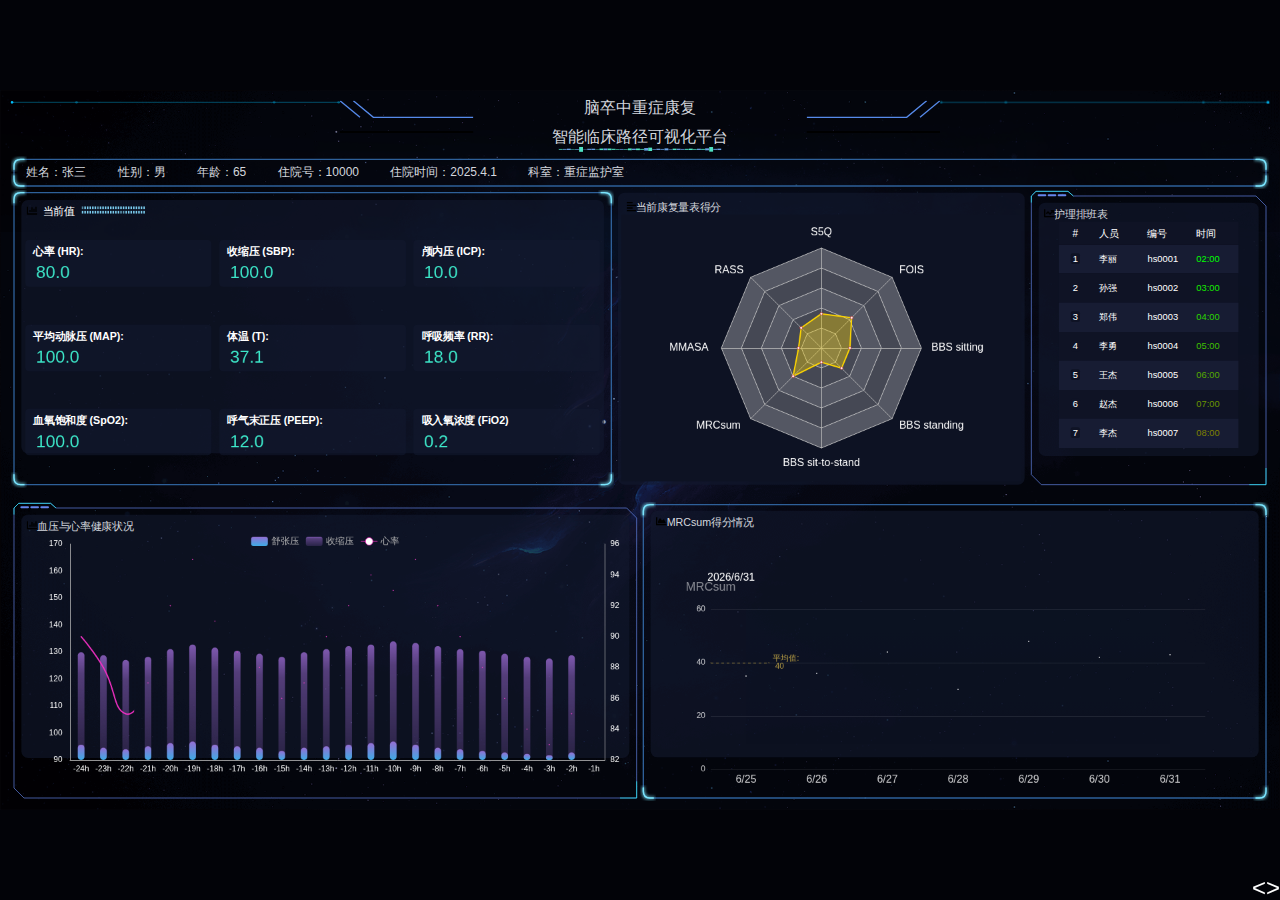
<file: index.html>
<!DOCTYPE html><html lang=""><head><meta charset="utf-8"><meta http-equiv="X-UA-Compatible" content="IE=edge"><meta name="viewport" content="width=device-width,initial-scale=1"><title>Vue App</title><link href="css/chunk-4f5df944.8fa85797.css" rel="prefetch"><link href="css/chunk-8f8edc86.486fc5c2.css" rel="prefetch"><link href="js/chunk-4f5df944.62273a29.js" rel="prefetch"><link href="js/chunk-8f8edc86.ea4d0e49.js" rel="prefetch"><link href="css/app.7a5dd1ee.css" rel="preload" as="style"><link href="css/chunk-vendors.3733c13d.css" rel="preload" as="style"><link href="js/app.82edea84.js" rel="preload" as="script"><link href="js/chunk-vendors.fa8b6d52.js" rel="preload" as="script"><link href="css/chunk-vendors.3733c13d.css" rel="stylesheet"><link href="css/app.7a5dd1ee.css" rel="stylesheet"></head><body><div id="app"></div><script src="js/chunk-vendors.fa8b6d52.js"></script><script src="js/app.82edea84.js"></script></body></html>
</file>
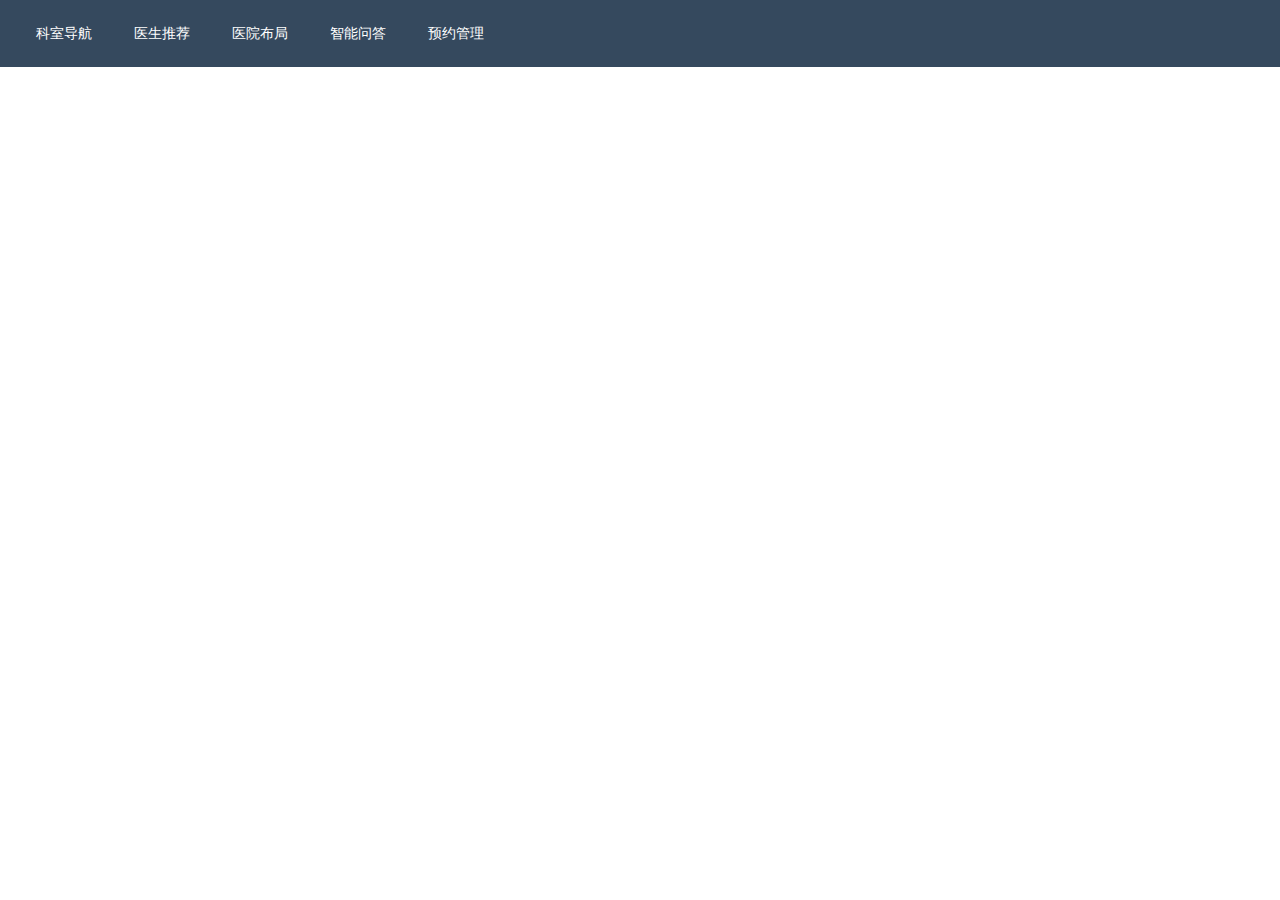
<file: yydz/index.html>
<!doctype html>
<html lang="en">
  <head>
    <meta charset="UTF-8" />
    <link rel="icon" type="image/svg+xml" href="/vite.svg" />
    <meta name="viewport" content="width=device-width, initial-scale=1.0" />
    <title>智能导诊系统</title>
    <script type="module" crossorigin src="/assets/index--nvry_LJ.js"></script>
    <link rel="stylesheet" crossorigin href="/assets/index-3wy3TT3X.css">
  </head>
  <body>
    <div id="app"></div>
  </body>
</html>
</file>
<file: css/chunk-4f5df944.8fa85797.css>
.chart-container[data-v-6e933426]{position:relative;width:100%;height:400px}.chart[data-v-6e933426]{position:absolute;top:0;left:0;width:100%;height:100%}.rehabilitation-plan[data-v-492cdd8e]{background-color:rgba(232,244,217,.2);padding:20px;border-radius:8px;font-family:Arial,sans-serif;width:98%;margin:0 auto;-webkit-box-shadow:0 2px 4px rgba(0,0,0,.1);box-shadow:0 2px 4px rgba(0,0,0,.1)}h2[data-v-492cdd8e]{color:green;margin-bottom:20px;font-size:24px}.risk-point[data-v-492cdd8e]{color:#fff;font-size:16px;background-color:rgba(255,0,0,.7);position:absolute;bottom:10px;right:10px;padding:5px 10px;border-radius:4px}.tips[data-v-492cdd8e]{margin-bottom:20px;color:#fff;font-size:16px;line-height:1.5;background-color:rgba(22,137,209,.308);padding:10px;border-radius:4px;border-left:4px solid red}.section[data-v-492cdd8e]{margin-bottom:20px}.section h3[data-v-492cdd8e]{color:green;margin-bottom:10px;font-size:18px}.section ul[data-v-492cdd8e]{list-style-type:none;padding:0}.section li[data-v-492cdd8e]{margin-bottom:5px;font-size:16px;line-height:1.5}#index[data-v-0815d180]{color:#d3d6dd;width:1920px;height:1080px;position:absolute;top:50%;left:50%;-webkit-transform:translate(-50%,-50%);transform:translate(-50%,-50%);-webkit-transform-origin:left top;transform-origin:left top;overflow:hidden}#index .bg[data-v-0815d180]{width:100%;height:100%;padding:16px 16px 0 16px;background-image:url(../img/pageBg.f9f9dcd5.png);background-size:cover;background-position:50%}#index .host-body .dv-dec-10-s[data-v-0815d180],#index .host-body .dv-dec-10[data-v-0815d180]{width:33.3%;height:5px}#index .host-body .dv-dec-10-s[data-v-0815d180]{-webkit-transform:rotateY(180deg);transform:rotateY(180deg)}#index .host-body .dv-dec-8[data-v-0815d180]{width:200px;height:50px}#index .host-body .title[data-v-0815d180]{position:relative;width:500px;text-align:center;background-size:cover;background-repeat:no-repeat}#index .host-body .title .title-text[data-v-0815d180]{font-size:24px;bottom:0;left:50%;-webkit-transform:translate(-50%);transform:translate(-50%)}#index .host-body .title .dv-dec-6[data-v-0815d180]{position:absolute;bottom:-30px;left:50%;width:250px;height:8px;-webkit-transform:translate(-50%);transform:translate(-50%)}#index .host-body .aside-width[data-v-0815d180]{width:40%}#index .host-body .react-l-s[data-v-0815d180],#index .host-body .react-r-s[data-v-0815d180]{background-color:#0f1325}#index .host-body .body-box[data-v-0815d180]{margin-top:16px;display:-webkit-box;display:-ms-flexbox;display:flex;-webkit-box-orient:vertical;-webkit-box-direction:normal;-ms-flex-direction:column;flex-direction:column}#index .host-body .body-box .info-box[data-v-0815d180]{height:10%}#index .host-body .body-box .info-box .info-item[data-v-0815d180]{display:-webkit-box;display:-ms-flexbox;display:flex;-webkit-box-orient:horizontal;-webkit-box-direction:normal;-ms-flex-flow:row nowrap;flex-flow:row nowrap;-ms-flex-pack:distribute;justify-content:space-around;height:50px;-webkit-box-align:center;-ms-flex-align:center;align-items:center;margin-right:50%}#index .host-body .body-box .content-box[data-v-0815d180]{display:grid;grid-template-columns:5fr 3fr 2fr}#index .host-body .body-box .graph-box[data-v-0815d180]{display:grid;grid-template-columns:auto}#index .host-body .body-box .bottom-box[data-v-0815d180]{margin-top:20px;display:grid;grid-template-columns:4fr 4fr;height:450px}#index .host-body .body-box .five-box[data-v-0815d180]{display:-webkit-box;display:-ms-flexbox;display:flex;-webkit-box-orient:horizontal;-webkit-box-direction:normal;-ms-flex-flow:row nowrap;flex-flow:row nowrap;-webkit-box-align:center;-ms-flex-align:center;align-items:center;margin-top:20px}
</file>
<file: css/chunk-8f8edc86.486fc5c2.css>
#centerLeft1[data-v-b09e40c8]{padding:16px;height:410px;width:100%;border-radius:10px}#centerLeft1 .bg-color-black[data-v-b09e40c8]{height:380px;border-radius:10px}#centerLeft1 .bg-color-black .nine-box[data-v-b09e40c8]{width:100%;height:100%;display:-webkit-box;display:-ms-flexbox;display:flex;-webkit-box-orient:horizontal;-webkit-box-direction:normal;-ms-flex-direction:row;flex-direction:row;-ms-flex-wrap:wrap;flex-wrap:wrap;-ms-flex-pack:distribute;justify-content:space-around;-ms-flex-line-pack:distribute;align-content:space-around}#centerLeft1 .bg-color-black .nine-box .item[data-v-b09e40c8]{border-radius:6px;padding-top:8px;margin-top:8px;width:32%;height:70px}#centerLeft1 .bg-color-black .nine-box .item .dv-dig-flop[data-v-b09e40c8]{width:150px;height:30px}#centerLeft1 .text[data-v-b09e40c8]{color:#c3cbde}#centerLeft1 .dv-dec-3[data-v-b09e40c8]{position:relative;width:100px;height:20px;top:-3px}#centerLeft1 .bottom-data .item-box[data-v-b09e40c8]{font-size:14px;float:right;position:relative;width:50%;color:#d3d6dd}#centerLeft1 .bottom-data .item-box>div[data-v-b09e40c8]{padding-right:5px}#centerLeft1 .bottom-data .item-box .dv-digital-flop[data-v-b09e40c8]{width:120px;height:30px}#centerLeft1 .bottom-data .item-box .coin[data-v-b09e40c8]{position:relative;top:6px;font-size:20px;color:#ffc107}#centerLeft1 .bottom-data .item-box .colorYellow[data-v-b09e40c8]{color:#9acd32}#centerLeft1 .bottom-data .item-box p[data-v-b09e40c8]{text-align:center}#centerLeft1[data-v-f97ac6da]{padding:16px;height:410px;min-width:300px;border-radius:5px}#centerLeft1 .bg-color-black[data-v-f97ac6da]{height:380px;border-radius:10px}#centerLeft1 .text[data-v-f97ac6da]{color:#c3cbde}#centerLeft1 .dv-dec-1[data-v-f97ac6da]{position:relative;width:100px;height:20px;top:-3px}#centerLeft1 .chart-box[data-v-f97ac6da]{margin-top:16px;width:170px;height:170px}#centerLeft1 .chart-box .active-ring-name[data-v-f97ac6da]{padding-top:10px}#centerRight1[data-v-5f03f7ca]{padding:16px;padding-top:20px;height:410px;width:100%;border-radius:5px}#centerRight1 .bg-color-black[data-v-5f03f7ca]{height:380px;border-radius:10px}#centerRight1 .text[data-v-5f03f7ca]{color:#c3cbde}#centerRight1 .body-box[data-v-5f03f7ca]{border-radius:2px;overflow:hidden}#centerRight1 .body-box .dv-scr-board[data-v-5f03f7ca]{width:270px;height:340px}#centerRight2[data-v-47bb33ef]{padding:5px;height:100%;width:100%;border-radius:5px}#centerRight2 .bg-color-black[data-v-47bb33ef]{padding:5px;height:100%;width:100%;border-radius:10px}#centerRight2 .text[data-v-47bb33ef]{color:#c3cbde}#center[data-v-7e96c794]{display:-webkit-box;display:-ms-flexbox;display:flex;-webkit-box-orient:vertical;-webkit-box-direction:normal;-ms-flex-direction:column;flex-direction:column}#center .up[data-v-7e96c794]{width:100%;display:-webkit-box;display:-ms-flexbox;display:flex;-ms-flex-wrap:wrap;flex-wrap:wrap;-ms-flex-pack:distribute;justify-content:space-around}#center .up .item[data-v-7e96c794]{border-radius:6px;padding-top:8px;margin-top:8px;width:32%;height:70px}#center .up .item .dv-dig-flop[data-v-7e96c794]{width:150px;height:30px}#center .down[data-v-7e96c794]{padding:6px 4px;padding-bottom:0;width:100%;display:-webkit-box;display:-ms-flexbox;display:flex;height:255px;-webkit-box-pack:justify;-ms-flex-pack:justify;justify-content:space-between}#center .down .bg-color-black[data-v-7e96c794]{border-radius:5px}#center .down .ranking[data-v-7e96c794]{padding:10px;width:59%}#center .down .ranking .dv-scr-rank-board[data-v-7e96c794]{height:225px}#center .down .percent[data-v-7e96c794]{width:40%;display:-webkit-box;display:-ms-flexbox;display:flex;-ms-flex-wrap:wrap;flex-wrap:wrap}#center .down .percent .item[data-v-7e96c794]{width:50%;height:120px}#center .down .percent .item span[data-v-7e96c794]{margin-top:8px;font-size:14px;display:-webkit-box;display:-ms-flexbox;display:flex;-webkit-box-pack:center;-ms-flex-pack:center;justify-content:center}#center .down .percent .water[data-v-7e96c794]{width:100%}#center .down .percent .water .dv-wa-le-po[data-v-7e96c794]{height:120px}#bottomLeft[data-v-9809fda2]{padding:20px 16px;height:400px;width:100%;border-radius:5px}#bottomLeft .bg-color-black[data-v-9809fda2]{height:365px;border-radius:10px}#bottomLeft .text[data-v-9809fda2]{color:#c3cbde}#bottomLeft .chart-box[data-v-9809fda2]{margin-top:16px;width:170px;height:170px}#bottomLeft .chart-box .active-ring-name[data-v-9809fda2]{padding-top:10px}#bottomRight{padding:14px 16px;height:400px;width:100%;border-radius:5px}#bottomRight .bg-color-black{height:370px;border-radius:10px}#bottomRight .text{color:#c3cbde}#bottomRight .decoration2{position:absolute;right:.125rem}#bottomRight .chart-box{margin-top:16px;width:170px;height:170px}#bottomRight .chart-box .active-ring-name{padding-top:10px}#index[data-v-4199453a]{color:#d3d6dd;width:1920px;height:1080px;position:absolute;top:50%;left:50%;-webkit-transform:translate(-50%,-50%);transform:translate(-50%,-50%);-webkit-transform-origin:left top;transform-origin:left top;overflow:hidden}#index .bg[data-v-4199453a]{width:100%;height:100%;padding:16px 16px 0 16px;background-image:url(../img/pageBg.f9f9dcd5.png);background-size:cover;background-position:50%}#index .host-body .dv-dec-10-s[data-v-4199453a],#index .host-body .dv-dec-10[data-v-4199453a]{width:33.3%;height:5px}#index .host-body .dv-dec-10-s[data-v-4199453a]{-webkit-transform:rotateY(180deg);transform:rotateY(180deg)}#index .host-body .dv-dec-8[data-v-4199453a]{width:200px;height:50px}#index .host-body .title[data-v-4199453a]{position:relative;width:500px;text-align:center;background-size:cover;background-repeat:no-repeat}#index .host-body .title .title-text[data-v-4199453a]{font-size:24px;bottom:0;left:50%;-webkit-transform:translate(-50%);transform:translate(-50%)}#index .host-body .title .dv-dec-6[data-v-4199453a]{position:absolute;bottom:-30px;left:50%;width:250px;height:8px;-webkit-transform:translate(-50%);transform:translate(-50%)}#index .host-body .aside-width[data-v-4199453a]{width:40%}#index .host-body .react-l-s[data-v-4199453a],#index .host-body .react-r-s[data-v-4199453a]{background-color:#0f1325}#index .host-body .body-box[data-v-4199453a]{margin-top:16px;display:-webkit-box;display:-ms-flexbox;display:flex;-webkit-box-orient:vertical;-webkit-box-direction:normal;-ms-flex-direction:column;flex-direction:column}#index .host-body .body-box .info-box[data-v-4199453a]{height:10%}#index .host-body .body-box .info-box .info-item[data-v-4199453a]{display:-webkit-box;display:-ms-flexbox;display:flex;-webkit-box-orient:horizontal;-webkit-box-direction:normal;-ms-flex-flow:row nowrap;flex-flow:row nowrap;-ms-flex-pack:distribute;justify-content:space-around;height:50px;-webkit-box-align:center;-ms-flex-align:center;align-items:center;margin-right:50%}#index .host-body .body-box .content-box[data-v-4199453a]{display:grid;grid-template-columns:5fr 3fr 2fr}#index .host-body .body-box .graph-box[data-v-4199453a]{display:grid;grid-template-columns:auto}#index .host-body .body-box .bottom-box[data-v-4199453a]{margin-top:20px;display:grid;grid-template-columns:4fr 4fr;height:450px}#index .host-body .body-box .five-box[data-v-4199453a]{display:-webkit-box;display:-ms-flexbox;display:flex;-webkit-box-orient:horizontal;-webkit-box-direction:normal;-ms-flex-flow:row nowrap;flex-flow:row nowrap;-webkit-box-align:center;-ms-flex-align:center;align-items:center;margin-top:20px}
</file>
<file: css/app.7a5dd1ee.css>
#app[data-v-d08f1ece]{width:100vw;height:100vh;background-color:#020308;overflow:hidden}.w-100{width:100%}.h-100{height:100%}.d-flex{display:-webkit-box;display:-ms-flexbox;display:flex}.flex-column{-webkit-box-orient:vertical;-webkit-box-direction:normal;-ms-flex-direction:column;flex-direction:column}.flex-wrap{-ms-flex-wrap:wrap;flex-wrap:wrap}.flex-nowrap{-ms-flex-wrap:nowrap;flex-wrap:nowrap}.flex-1{-webkit-box-flex:1;-ms-flex:1;flex:1}*{list-style-type:none;outline:none;-webkit-box-sizing:border-box;box-sizing:border-box}*,body,html{margin:0;padding:0}body{font-family:Arial,Helvetica,sans-serif;line-height:1.2em;background-color:#f1f1f1;overflow:hidden}a{color:#343440;text-decoration:none}.clearfix:after{content:"";display:table;height:0;line-height:0;visibility:hidden;clear:both}.float-r{float:right}.float-l{float:left}.fw-b{font-weight:700}.title-item{overflow:hidden;text-overflow:ellipsis;white-space:nowrap}.bg-color-black{background-color:rgba(19,25,47,.6)}.bg-color-blue{background-color:#1a5cd7}.colorBlack,.colorBlack:hover{color:#272727!important}.colorGrass{color:#33cea0}.colorGrass:hover{color:#33cea0!important}.colorRed{color:#ff5722}.colorRed:hover{color:#ff5722!important}.colorText,.colorText:hover{color:#d3d6dd!important}.colorBlue,.colorBlue:hover{color:#257dff!important}.text-primary{color:#1a5cd7}.bg-primary{background-color:#1a5cd7}.text-info-1{color:#4394e4}.bg-info-1{background-color:#4394e4}.text-info{color:#4b67af}.bg-info{background-color:#4b67af}.text-white{color:#fff}.bg-white{background-color:#fff}.text-light{color:#f9f9f9}.bg-light{background-color:#f9f9f9}.text-grey-1{color:#999}.bg-grey-1{background-color:#999}.text-grey{color:#666}.bg-grey{background-color:#666}.text-dark-1{color:#5f5f5f}.bg-dark-1{background-color:#5f5f5f}.text-dark{color:#222}.bg-dark{background-color:#222}.text-black-1{color:#171823}.bg-black-1{background-color:#171823}.text-black{color:#000}.bg-black{background-color:#000}.text-icon{color:#5cd9e8}.bg-icon{background-color:#5cd9e8}.text-left{text-align:left!important}.text-center{text-align:center!important}.text-right{text-align:right!important}.jc-start{-webkit-box-pack:start;-ms-flex-pack:start;justify-content:flex-start}.jc-end{-webkit-box-pack:end;-ms-flex-pack:end;justify-content:flex-end}.jc-center{-webkit-box-pack:center;-ms-flex-pack:center;justify-content:center}.jc-between{-webkit-box-pack:justify;-ms-flex-pack:justify;justify-content:space-between}.jc-around{-ms-flex-pack:distribute;justify-content:space-around}.jc-evenly{-webkit-box-pack:space-evenly;-ms-flex-pack:space-evenly;justify-content:space-evenly}.ai-start{-webkit-box-align:start;-ms-flex-align:start;align-items:flex-start}.ai-end{-webkit-box-align:end;-ms-flex-align:end;align-items:flex-end}.ai-center{-webkit-box-align:center;-ms-flex-align:center;align-items:center}.ai-stretch{-webkit-box-align:stretch;-ms-flex-align:stretch;align-items:stretch}.fs-xxs{font-size:.02rem}.fs-xs{font-size:.025rem}.fs-sm{font-size:.0575rem}.fs-md{font-size:.0325rem}.fs-lg{font-size:.035rem}.fs-xl{font-size:.04rem}.fs-xxl{font-size:.045rem}.fs-xxxl{font-size:.05rem}.m-0{margin:0}.m-1{margin:.25rem}.m-2{margin:.5rem}.m-3{margin:.75rem}.m-4{margin:1rem}.m-5{margin:1.25rem}.mx-0{margin-left:0;margin-right:0}.my-0{margin-top:0;margin-bottom:0}.mx-1{margin-left:.25rem;margin-right:.25rem}.my-1{margin-top:.25rem;margin-bottom:.25rem}.mx-2{margin-left:.5rem;margin-right:.5rem}.my-2{margin-top:.5rem;margin-bottom:.5rem}.mx-3{margin-left:.75rem;margin-right:.75rem}.my-3{margin-top:.75rem;margin-bottom:.75rem}.mx-4{margin-left:1rem;margin-right:1rem}.my-4{margin-top:1rem;margin-bottom:1rem}.mx-5{margin-left:1.25rem;margin-right:1.25rem}.my-5{margin-top:1.25rem;margin-bottom:1.25rem}.mt-0{margin-top:0}.mt-1{margin-top:.25rem}.mt-2{margin-top:.5rem}.mt-3{margin-top:.75rem}.mt-4{margin-top:1rem}.mt-5{margin-top:1.25rem}.mr-0{margin-right:0}.mr-1{margin-right:.25rem}.mr-2{margin-right:.5rem}.mr-3{margin-right:.75rem}.mr-4{margin-right:1rem}.mr-5{margin-right:1.25rem}.mb-0{margin-bottom:0}.mb-1{margin-bottom:.25rem}.mb-2{margin-bottom:.5rem}.mb-3{margin-bottom:.75rem}.mb-4{margin-bottom:1rem}.mb-5{margin-bottom:1.25rem}.ml-0{margin-left:0}.ml-1{margin-left:.25rem}.ml-2{margin-left:.5rem}.ml-3{margin-left:.75rem}.ml-4{margin-left:1rem}.ml-5{margin-left:1.25rem}.m{margin:0}.p-0{padding:0}.p-1{padding:.25rem}.p-2{padding:.5rem}.p-3{padding:.75rem}.p-4{padding:1rem}.p-5{padding:1.25rem}.px-0{padding-left:0;padding-right:0}.py-0{padding-top:0;padding-bottom:0}.px-1{padding-left:.25rem;padding-right:.25rem}.py-1{padding-top:.25rem;padding-bottom:.25rem}.px-2{padding-left:.5rem;padding-right:.5rem}.py-2{padding-top:.5rem;padding-bottom:.5rem}.px-3{padding-left:.75rem;padding-right:.75rem}.py-3{padding-top:.75rem;padding-bottom:.75rem}.px-4{padding-left:1rem;padding-right:1rem}.py-4{padding-top:1rem;padding-bottom:1rem}.px-5{padding-left:1.25rem;padding-right:1.25rem}.py-5{padding-top:1.25rem;padding-bottom:1.25rem}.pt-0{padding-top:0}.pt-1{padding-top:.25rem}.pt-2{padding-top:.5rem}.pt-3{padding-top:.75rem}.pt-4{padding-top:1rem}.pt-5{padding-top:1.25rem}.pr-0{padding-right:0}.pr-1{padding-right:.25rem}.pr-2{padding-right:.5rem}.pr-3{padding-right:.75rem}.pr-4{padding-right:1rem}.pr-5{padding-right:1.25rem}.pb-0{padding-bottom:0}.pb-1{padding-bottom:.25rem}.pb-2{padding-bottom:.5rem}.pb-3{padding-bottom:.75rem}.pb-4{padding-bottom:1rem}.pb-5{padding-bottom:1.25rem}.pl-0{padding-left:0}.pl-1{padding-left:.25rem}.pl-2{padding-left:.5rem}.pl-3{padding-left:.75rem}.pl-4{padding-left:1rem}.pl-5{padding-left:1.25rem}.p{padding:0}
</file>
<file: css/chunk-vendors.3733c13d.css>
.dv-active-ring-chart{position:relative}.dv-active-ring-chart .active-ring-chart-container{width:100%;height:100%}.dv-active-ring-chart .active-ring-info{position:absolute;width:100%;height:100%;left:0;top:0;display:-webkit-box;display:-ms-flexbox;display:flex;-webkit-box-orient:vertical;-webkit-box-direction:normal;-ms-flex-direction:column;flex-direction:column;-webkit-box-pack:center;-ms-flex-pack:center;justify-content:center;-webkit-box-align:center;-ms-flex-align:center;align-items:center}.dv-active-ring-chart .active-ring-info .dv-digital-flop{width:100px;height:30px}.dv-active-ring-chart .active-ring-info .active-ring-name{width:100px;height:30px;color:#fff;text-align:center;vertical-align:middle;text-overflow:ellipsis;overflow:hidden;white-space:nowrap}.dv-border-box-1{position:relative;width:100%;height:100%}.dv-border-box-1 .border{position:absolute;display:block}.dv-border-box-1 .right-top{right:0;-webkit-transform:rotateY(180deg);transform:rotateY(180deg)}.dv-border-box-1 .left-bottom{bottom:0;-webkit-transform:rotateX(180deg);transform:rotateX(180deg)}.dv-border-box-1 .right-bottom{right:0;bottom:0;-webkit-transform:rotateX(180deg) rotateY(180deg);transform:rotateX(180deg) rotateY(180deg)}.dv-border-box-1 .border-box-content,.dv-border-box-10{position:relative;width:100%;height:100%}.dv-border-box-10{border-radius:6px}.dv-border-box-10 .dv-border-svg-container{position:absolute;display:block}.dv-border-box-10 .right-top{right:0;-webkit-transform:rotateY(180deg);transform:rotateY(180deg)}.dv-border-box-10 .left-bottom{bottom:0;-webkit-transform:rotateX(180deg);transform:rotateX(180deg)}.dv-border-box-10 .right-bottom{right:0;bottom:0;-webkit-transform:rotateX(180deg) rotateY(180deg);transform:rotateX(180deg) rotateY(180deg)}.dv-border-box-10 .border-box-content,.dv-border-box-11{position:relative;width:100%;height:100%}.dv-border-box-11 .dv-border-svg-container{position:absolute;width:100%;height:100%;top:0;left:0}.dv-border-box-11 .dv-border-svg-container>polyline{fill:none;stroke-width:1}.dv-border-box-11 .border-box-content,.dv-border-box-12{position:relative;width:100%;height:100%}.dv-border-box-12 .dv-border-svg-container{position:absolute;width:100%;height:100%;top:0;left:0}.dv-border-box-12 .border-box-content,.dv-border-box-13{position:relative;width:100%;height:100%}.dv-border-box-13 .dv-border-svg-container{position:absolute;width:100%;height:100%;top:0;left:0}.dv-border-box-2,.dv-border-box-13 .border-box-content{position:relative;width:100%;height:100%}.dv-border-box-2 .dv-border-svg-container{position:absolute;width:100%;height:100%;top:0;left:0}.dv-border-box-2 .dv-border-svg-container>polyline{fill:none;stroke-width:1}.dv-border-box-2 .border-box-content,.dv-border-box-3{position:relative;width:100%;height:100%}.dv-border-box-3 .dv-border-svg-container{position:absolute;width:100%;height:100%;top:0;left:0}.dv-border-box-3 .dv-border-svg-container>polyline{fill:none}.dv-border-box-3 .dv-bb3-line1{stroke-width:3}.dv-border-box-3 .dv-bb3-line2{stroke-width:1}.dv-border-box-3 .border-box-content,.dv-border-box-4{position:relative;width:100%;height:100%}.dv-border-box-4 .dv-reverse{-webkit-transform:rotate(180deg);transform:rotate(180deg)}.dv-border-box-4 .dv-border-svg-container{position:absolute;width:100%;height:100%;top:0;left:0}.dv-border-box-4 .dv-border-svg-container>polyline{fill:none}.dv-border-box-4 .sw1{stroke-width:1}.dv-border-box-4 .sw3{stroke-width:3px;stroke-linecap:round}.dv-border-box-4 .dv-bb4-line-1,.dv-border-box-4 .dv-bb4-line-2{stroke-width:1}.dv-border-box-4 .dv-bb4-line-3,.dv-border-box-4 .dv-bb4-line-4{stroke-width:3px;stroke-linecap:round}.dv-border-box-4 .dv-bb4-line-5,.dv-border-box-4 .dv-bb4-line-6,.dv-border-box-4 .dv-bb4-line-7{stroke-width:1}.dv-border-box-4 .dv-bb4-line-8,.dv-border-box-4 .dv-bb4-line-9{stroke-width:3px;stroke-linecap:round}.dv-border-box-4 .dv-bb4-line-9{stroke-dasharray:100 250}.dv-border-box-4 .dv-bb4-line-10{stroke-width:1;stroke-dasharray:80 270}.dv-border-box-4 .border-box-content,.dv-border-box-5{position:relative;width:100%;height:100%}.dv-border-box-5 .dv-reverse{-webkit-transform:rotate(180deg);transform:rotate(180deg)}.dv-border-box-5 .dv-border-svg-container{position:absolute;top:0;left:0;width:100%;height:100%}.dv-border-box-5 .dv-border-svg-container>polyline{fill:none}.dv-border-box-5 .dv-bb5-line-1,.dv-border-box-5 .dv-bb5-line-2{stroke-width:1}.dv-border-box-5 .dv-bb5-line-3,.dv-border-box-5 .dv-bb5-line-6{stroke-width:5}.dv-border-box-5 .dv-bb5-line-4,.dv-border-box-5 .dv-bb5-line-5{stroke-width:2}.dv-border-box-5 .border-box-content,.dv-border-box-6{position:relative;width:100%;height:100%}.dv-border-box-6 .dv-border-svg-container{position:absolute;top:0;left:0;width:100%;height:100%}.dv-border-box-6 .dv-border-svg-container>polyline{fill:none;stroke-width:1}.dv-border-box-6 .border-box-content,.dv-border-box-7{position:relative;width:100%;height:100%}.dv-border-box-7 .dv-border-svg-container{position:absolute;top:0;left:0;width:100%;height:100%}.dv-border-box-7 .dv-border-svg-container>polyline{fill:none;stroke-linecap:round}.dv-border-box-7 .dv-bb7-line-width-2{stroke-width:2}.dv-border-box-7 .dv-bb7-line-width-5{stroke-width:5}.dv-border-box-7 .border-box-content,.dv-border-box-8{position:relative;width:100%;height:100%}.dv-border-box-8 .dv-border-svg-container{position:absolute;width:100%;height:100%;left:0;top:0}.dv-border-box-8 .border-box-content,.dv-border-box-9{position:relative;width:100%;height:100%}.dv-border-box-9 .dv-border-svg-container{position:absolute;width:100%;height:100%;left:0;top:0}.dv-border-box-9 .border-box-content{position:relative;width:100%;height:100%}.dv-capsule-chart{position:relative;-webkit-box-orient:horizontal;-ms-flex-direction:row;flex-direction:row;padding:10px;color:#fff}.dv-capsule-chart,.dv-capsule-chart .label-column{display:-webkit-box;display:-ms-flexbox;display:flex;-webkit-box-direction:normal;-webkit-box-sizing:border-box;box-sizing:border-box}.dv-capsule-chart .label-column{-webkit-box-orient:vertical;-ms-flex-direction:column;flex-direction:column;-webkit-box-pack:justify;-ms-flex-pack:justify;justify-content:space-between;padding-right:10px;text-align:right;font-size:12px}.dv-capsule-chart .label-column div{height:20px;line-height:20px}.dv-capsule-chart .capsule-container{-webkit-box-flex:1;-ms-flex:1;flex:1;display:-webkit-box;display:-ms-flexbox;display:flex;-webkit-box-orient:vertical;-webkit-box-direction:normal;-ms-flex-direction:column;flex-direction:column;-webkit-box-pack:justify;-ms-flex-pack:justify;justify-content:space-between}.dv-capsule-chart .capsule-item{-webkit-box-shadow:0 0 3px #999;box-shadow:0 0 3px #999;height:10px;margin:5px 0;border-radius:5px}.dv-capsule-chart .capsule-item .capsule-item-column{position:relative;height:8px;margin-top:1px;border-radius:5px;-webkit-transition:all .3s;transition:all .3s;display:-webkit-box;display:-ms-flexbox;display:flex;-webkit-box-pack:end;-ms-flex-pack:end;justify-content:flex-end;-webkit-box-align:center;-ms-flex-align:center;align-items:center}.dv-capsule-chart .capsule-item .capsule-item-column .capsule-item-value{font-size:12px;-webkit-transform:translateX(100%);transform:translateX(100%)}.dv-capsule-chart .unit-label{height:20px;position:relative;-webkit-box-pack:justify;-ms-flex-pack:justify;justify-content:space-between;-webkit-box-align:center;-ms-flex-align:center;align-items:center}.dv-capsule-chart .unit-label,.dv-capsule-chart .unit-text{font-size:12px;display:-webkit-box;display:-ms-flexbox;display:flex}.dv-capsule-chart .unit-text{text-align:right;-webkit-box-align:end;-ms-flex-align:end;align-items:flex-end;line-height:20px;margin-left:10px}.dv-charts-container{position:relative}.dv-charts-container,.dv-charts-container .charts-canvas-container,.dv-conical-column-chart{width:100%;height:100%}.dv-conical-column-chart text{text-anchor:middle}.dv-decoration-1{width:100%;height:100%}.dv-decoration-1 svg{-webkit-transform-origin:left top;transform-origin:left top}.dv-decoration-10,.dv-decoration-11{width:100%;height:100%;display:-webkit-box;display:-ms-flexbox;display:flex}.dv-decoration-11{position:relative}.dv-decoration-11 .decoration-content{position:absolute;top:0;left:0;-webkit-box-align:center;-ms-flex-align:center;align-items:center;-webkit-box-pack:center;-ms-flex-pack:center;justify-content:center}.dv-decoration-11 .decoration-content,.dv-decoration-12{width:100%;height:100%;display:-webkit-box;display:-ms-flexbox;display:flex}.dv-decoration-12{position:relative}.dv-decoration-12 .decoration-content{position:absolute;top:0;left:0}.dv-decoration-2,.dv-decoration-12 .decoration-content{width:100%;height:100%;display:-webkit-box;display:-ms-flexbox;display:flex;-webkit-box-align:center;-ms-flex-align:center;align-items:center;-webkit-box-pack:center;-ms-flex-pack:center;justify-content:center}.dv-decoration-3{width:100%;height:100%}.dv-decoration-3 svg{-webkit-transform-origin:left top;transform-origin:left top}.dv-decoration-4{position:relative;width:100%;height:100%}.dv-decoration-4 .container{display:-webkit-box;display:-ms-flexbox;display:flex;overflow:hidden;position:absolute;-webkit-box-flex:1;-ms-flex:1;flex:1}.dv-decoration-4 .normal{-webkit-animation:ani-height ease-in-out infinite;animation:ani-height ease-in-out infinite;left:50%;margin-left:-2px}.dv-decoration-4 .reverse{-webkit-animation:ani-width ease-in-out infinite;animation:ani-width ease-in-out infinite;top:50%;margin-top:-2px}@-webkit-keyframes ani-height{0%{height:0%}70%{height:100%}to{height:100%}}@keyframes ani-height{0%{height:0%}70%{height:100%}to{height:100%}}@-webkit-keyframes ani-width{0%{width:0}70%{width:100%}to{width:100%}}@keyframes ani-width{0%{width:0}70%{width:100%}to{width:100%}}.dv-decoration-5,.dv-decoration-6{width:100%;height:100%}.dv-decoration-6 svg{-webkit-transform-origin:left top;transform-origin:left top}.dv-decoration-7{-webkit-box-pack:center;-ms-flex-pack:center;justify-content:center;-webkit-box-align:center;-ms-flex-align:center;align-items:center}.dv-decoration-7,.dv-decoration-8,.dv-decoration-9{display:-webkit-box;display:-ms-flexbox;display:flex;width:100%;height:100%}.dv-decoration-9{position:relative;-webkit-box-align:center;-ms-flex-align:center;align-items:center;-webkit-box-pack:center;-ms-flex-pack:center;justify-content:center}.dv-decoration-9 svg{position:absolute;left:0;top:0;-webkit-transform-origin:left top;transform-origin:left top}.dv-digital-flop canvas{width:100%;height:100%}.dv-flyline-chart{display:-webkit-box;display:-ms-flexbox;display:flex;-webkit-box-orient:vertical;-webkit-box-direction:normal;-ms-flex-direction:column;flex-direction:column;background-size:100% 100%}.dv-flyline-chart polyline{-webkit-transition:all .3s;transition:all .3s}.dv-flyline-chart text{text-anchor:middle;dominant-baseline:middle}.dv-flyline-chart-enhanced{display:-webkit-box;display:-ms-flexbox;display:flex;-webkit-box-orient:vertical;-webkit-box-direction:normal;-ms-flex-direction:column;flex-direction:column;background-size:100% 100%}.dv-flyline-chart-enhanced text{text-anchor:middle;dominant-baseline:middle}#dv-full-screen-container{position:fixed;top:0;left:0;overflow:hidden;-webkit-transform-origin:left top;transform-origin:left top;z-index:999}.dv-loading{width:100%;height:100%;display:-webkit-box;display:-ms-flexbox;display:flex;-webkit-box-orient:vertical;-webkit-box-direction:normal;-ms-flex-direction:column;flex-direction:column;-webkit-box-pack:center;-ms-flex-pack:center;justify-content:center;-webkit-box-align:center;-ms-flex-align:center;align-items:center}.dv-loading .loading-tip{font-size:15px}.dv-percent-pond{position:relative;display:-webkit-box;display:-ms-flexbox;display:flex;-webkit-box-orient:vertical;-webkit-box-direction:normal;-ms-flex-direction:column;flex-direction:column}.dv-percent-pond svg{position:absolute;left:0;top:0;width:100%;height:100%}.dv-percent-pond polyline{-webkit-transition:all .3s;transition:all .3s}.dv-percent-pond text{font-size:25px;font-weight:700;text-anchor:middle;dominant-baseline:middle}.dv-scroll-board{position:relative;width:100%;height:100%;color:#fff}.dv-scroll-board .text{padding:0 10px;-webkit-box-sizing:border-box;box-sizing:border-box;white-space:nowrap;overflow:hidden;text-overflow:ellipsis}.dv-scroll-board .header{display:-webkit-box;display:-ms-flexbox;display:flex;-webkit-box-orient:horizontal;-webkit-box-direction:normal;-ms-flex-direction:row;flex-direction:row;font-size:15px}.dv-scroll-board .header .header-item{padding:0 10px;-webkit-box-sizing:border-box;box-sizing:border-box;white-space:nowrap;overflow:hidden;text-overflow:ellipsis;-webkit-transition:all .3s;transition:all .3s}.dv-scroll-board .rows{overflow:hidden}.dv-scroll-board .rows .row-item{display:-webkit-box;display:-ms-flexbox;display:flex;font-size:14px;-webkit-transition:all .3s;transition:all .3s}.dv-scroll-board .rows .ceil{padding:0 10px;-webkit-box-sizing:border-box;box-sizing:border-box;white-space:nowrap;overflow:hidden;text-overflow:ellipsis}.dv-scroll-board .rows .index{border-radius:3px;padding:0 3px}.dv-scroll-ranking-board{width:100%;height:100%;color:#fff;overflow:hidden}.dv-scroll-ranking-board .row-item{-webkit-transition:all .3s;transition:all .3s;display:-webkit-box;display:-ms-flexbox;display:flex;-webkit-box-orient:vertical;-webkit-box-direction:normal;-ms-flex-direction:column;flex-direction:column;-webkit-box-pack:center;-ms-flex-pack:center;justify-content:center;overflow:hidden}.dv-scroll-ranking-board .ranking-info{display:-webkit-box;display:-ms-flexbox;display:flex;width:100%;font-size:13px}.dv-scroll-ranking-board .ranking-info .rank{width:40px;color:#1370fb}.dv-scroll-ranking-board .ranking-info .info-name{-webkit-box-flex:1;-ms-flex:1;flex:1}.dv-scroll-ranking-board .ranking-column{border-bottom:2px solid rgba(19,112,251,.5);margin-top:5px}.dv-scroll-ranking-board .ranking-column .inside-column{position:relative;height:6px;background-color:#1370fb;margin-bottom:2px;border-radius:1px;overflow:hidden}.dv-scroll-ranking-board .ranking-column .shine{position:absolute;left:0;top:2px;height:2px;width:50px;-webkit-transform:translateX(-100%);transform:translateX(-100%);background:radial-gradient(#28f8ff 5%,transparent 80%);-webkit-animation:shine 3s ease-in-out infinite alternate;animation:shine 3s ease-in-out infinite alternate}@-webkit-keyframes shine{80%{left:0;-webkit-transform:translateX(-100%);transform:translateX(-100%)}to{left:100%;-webkit-transform:translateX(0);transform:translateX(0)}}@keyframes shine{80%{left:0;-webkit-transform:translateX(-100%);transform:translateX(-100%)}to{left:100%;-webkit-transform:translateX(0);transform:translateX(0)}}.dv-water-pond-level{position:relative}.dv-water-pond-level svg{position:absolute;width:100%;height:100%;top:0;left:0}.dv-water-pond-level text{font-size:25px;font-weight:700;text-anchor:middle;dominant-baseline:middle}.dv-water-pond-level ellipse,.dv-water-pond-level rect{fill:none;stroke-width:3}.dv-water-pond-level canvas{margin-top:8px;margin-left:8px;width:calc(100% - 16px);height:calc(100% - 16px);-webkit-box-sizing:border-box;box-sizing:border-box}
</file>
<file: assets/index-3wy3TT3X.css>
html,body{margin:0;padding:0;height:100%}body,button,input,select,textarea{font-family:Tahoma,Arial,sans-serif;font-size:14px;line-height:1.5}@media (max-width: 767px){.department-nav,.doctor-recommend,.qna-container,.appointment-container,.hospital-map{height:calc(100% - 50px);overflow-y:auto;box-sizing:border-box}}#app[data-v-2df09886]{height:100vh;overflow:hidden}.navbar[data-v-2df09886]{display:flex;position:sticky;flex-wrap:wrap;gap:10px;padding:15px 20px;background:#35495e}.nav-item[data-v-2df09886]{color:#fff;text-decoration:none;padding:8px 16px;border-radius:6px;transition:background .3s}.nav-item.router-link-exact-active[data-v-2df09886]{background:#42b983}@media (max-width: 767px){.navbar[data-v-2df09886]{flex-direction:row;flex-wrap:wrap;padding:10px 15px}.nav-item[data-v-2df09886]{flex-shrink:0;padding:6px 12px;font-size:14px}.router-view[data-v-2df09886]{height:calc(100vh - 60px);overflow-y:auto}}.department-nav[data-v-c43fa594]{padding-bottom:20px}.search-container[data-v-c43fa594]{padding:20px}.search-container input[data-v-c43fa594]{width:100%;padding:10px;border-radius:8px;border:1px solid #ddd}.department-list[data-v-c43fa594]{display:grid;gap:20px;padding:0 20px 30px}@media (min-width: 768px){.department-list[data-v-c43fa594]{grid-template-columns:repeat(3,1fr);overflow-y:auto}}.department-item[data-v-c43fa594]{border:1px solid #eee;padding:15px;border-radius:10px;display:flex;gap:15px}.dept-icon[data-v-c43fa594]{width:50px;height:50px;object-fit:contain}.filter-container[data-v-198e0471]{padding:20px;display:flex;gap:15px}@media (max-width: 767px){.filter-container[data-v-198e0471]{flex-direction:column;position:sticky;top:0;background:#fff;z-index:10}}.filter-select[data-v-198e0471]{padding:8px;border-radius:6px;border:1px solid #ddd;min-width:150px}.doctor-list[data-v-198e0471]{display:grid;gap:10px;padding:0 20px 50px}@media (min-width: 768px){.doctor-list[data-v-198e0471]{grid-template-columns:repeat(2,1fr);overflow-y:scroll;max-height:600px}}.doctor-card[data-v-198e0471]{border:1px solid #eee;padding:15px;border-radius:10px;box-shadow:0 2px 4px #0000000d}.card-header[data-v-198e0471]{display:flex;justify-content:space-between;align-items:center;margin-bottom:10px}.title[data-v-198e0471]{color:#666;font-size:.9em}.collect-btn[data-v-198e0471]{background:#42b983;color:#fff;border:none;padding:6px 12px;border-radius:4px;margin-top:10px}.hospital-map[data-v-7d51b703]{position:relative;height:100vh;box-sizing:border-box}.map-container[data-v-7d51b703]{position:absolute;top:0;left:0;width:100%;height:100%;overflow:hidden}.map-img[data-v-7d51b703]{width:100%;height:auto;transition:transform .3s}@media (max-width: 767px){.hospital-map[data-v-7d51b703]{padding-bottom:40px}.map-container[data-v-7d51b703]{height:50%}.department-list[data-v-7d51b703]{position:absolute;bottom:40px;left:0;width:100%;height:60%;padding:10px 10px 60px;box-sizing:border-box;overflow-y:auto;display:grid;gap:10px}}@media (min-width: 768px){.hospital-map[data-v-7d51b703]{display:flex;gap:20px;padding:20px}.map-container[data-v-7d51b703]{position:relative;flex:1;height:calc(100vh - 40px);overflow:auto}.department-list[data-v-7d51b703]{flex:0 0 300px;height:calc(100vh - 40px);overflow-y:auto;display:grid;gap:15px;padding:20px;height:90%}}.zoom-controls[data-v-7d51b703]{position:absolute;top:10px;right:10px;display:flex;flex-direction:column;gap:5px}.zoom-controls button[data-v-7d51b703]{padding:5px 10px;background:#42b983;color:#fff;border:none;border-radius:4px}.dept-item[data-v-7d51b703]{border:1px solid #eee;padding:12px;border-radius:8px}.location-btn[data-v-7d51b703]{background:#35495e;color:#fff;border:none;padding:4px 8px;border-radius:3px;margin-top:8px}.qna-container[data-v-7430bcbf]{display:flex;flex-direction:column;height:90%;padding:20px}.input-area[data-v-7430bcbf]{display:flex;gap:10px;margin-bottom:20px}.input-area input[data-v-7430bcbf]{flex:1;padding:10px;border:1px solid #ddd;border-radius:8px}.input-area button[data-v-7430bcbf]{padding:0 20px;background:#42b983;color:#fff;border:none;border-radius:8px}.chat-history[data-v-7430bcbf]{flex:1;overflow-y:auto;display:flex;flex-direction:column;gap:15px}.message[data-v-7430bcbf]{display:flex;gap:10px}.user[data-v-7430bcbf]{justify-content:flex-end}.system[data-v-7430bcbf]{justify-content:flex-start}.user-avatar[data-v-7430bcbf],.system-avatar[data-v-7430bcbf]{display:flex;justify-content:center;align-items:center;width:30px;height:30px;padding:0;border-radius:0;font-size:.9em;flex-shrink:0}.user-avatar[data-v-7430bcbf]{background:#42b983;color:#fff}.system-avatar[data-v-7430bcbf]{background:#35495e;color:#fff}.message p[data-v-7430bcbf]{max-width:70%;padding:8px 12px;border-radius:8px}.user p[data-v-7430bcbf]{background:#e6f4ea}.system p[data-v-7430bcbf]{background:#f0f2f5}.bottom-tools[data-v-7430bcbf]{margin-top:20px;display:flex;flex-direction:column;gap:10px}.hot-questions[data-v-7430bcbf]{display:flex;flex-wrap:wrap;gap:8px}.hot-questions span[data-v-7430bcbf]{padding:4px 12px;border:1px solid #ddd;border-radius:15px;cursor:pointer}.contact-btn[data-v-7430bcbf]{padding:10px;background:#35495e;color:#fff;border:none;border-radius:8px}@media (min-width: 768px){.chat-history[data-v-7430bcbf]{padding:0 50px}.message p[data-v-7430bcbf]{max-width:50%}}.appointment-container[data-v-6e5d5737]{padding:0;max-width:1200px;margin:0 auto;height:100%;display:flex;flex-direction:column;gap:20px;height:90%}.appointment-history[data-v-6e5d5737],.booking-section[data-v-6e5d5737]{background:#fff;border-radius:10px;box-shadow:0 2px 8px #0000000d;padding:20px;flex:1;overflow-y:auto;position:relative}.report-section[data-v-6e5d5737]{background:#fff;border-radius:10px;box-shadow:0 2px 8px #000;padding:20px;flex-shrink:0}.history-list[data-v-6e5d5737]{display:grid;gap:15px;margin-top:15px;height:100%;overflow-y:auto}.history-item[data-v-6e5d5737]{display:flex;justify-content:space-between;align-items:center;padding:12px;border:1px solid #f0f0f0;border-radius:8px;transition:box-shadow .2s}.history-item[data-v-6e5d5737]:hover{box-shadow:0 2px 8px #00000014}.item-info[data-v-6e5d5737]{display:flex;flex-direction:column;gap:2px;flex:1}.item-info p[data-v-6e5d5737]{margin:1px 0;font-size:14px}@media (max-width: 767px){.form-row[data-v-6e5d5737]{flex-direction:column;align-items:flex-start;gap:8px}.history-item[data-v-6e5d5737]{padding:8px;flex-direction:column;align-items:flex-start;gap:10px}.item-info[data-v-6e5d5737]{gap:1px}.item-info p[data-v-6e5d5737]{font-size:13px}.booking-section[data-v-6e5d5737]{padding:50px 20px 20px;margin-top:10px}.cancel-btn[data-v-6e5d5737],.submit-btn[data-v-6e5d5737]{padding:5px 10px;font-size:13px}}.cancel-btn[data-v-6e5d5737]{background:#ff4d4f;color:#fff;border:none;padding:6px 12px;border-radius:6px;white-space:nowrap;cursor:pointer;transition:background .2s}.cancel-btn[data-v-6e5d5737]:hover{background:#ff7875}.cancel-btn[data-v-6e5d5737]:disabled{background:#ddd;cursor:not-allowed}.booking-section form[data-v-6e5d5737]{display:grid;gap:15px;margin-top:15px}.form-row[data-v-6e5d5737]{display:flex;flex-direction:column;gap:8px}@media (min-width: 768px){.form-row[data-v-6e5d5737]{flex-direction:row;align-items:center}.form-row label[data-v-6e5d5737]{min-width:100px}}.form-select[data-v-6e5d5737],.form-input[data-v-6e5d5737]{padding:8px;border:1px solid #d9d9d9;border-radius:6px;flex:1;font-size:14px;transition:border-color .2s}.form-select[data-v-6e5d5737]:focus,.form-input[data-v-6e5d5737]:focus{border-color:#1890ff;outline:none}.submit-btn[data-v-6e5d5737]{background:#1890ff;color:#fff;border:none;padding:8px 16px;border-radius:6px;cursor:pointer;transition:background .2s}.submit-btn[data-v-6e5d5737]:hover{background:#40a9ff}.submit-btn[data-v-6e5d5737]:disabled{background:#ddd;cursor:not-allowed}.report-btn[data-v-6e5d5737]{background:#35495e;color:#fff;border:none;padding:12px 24px;border-radius:8px;width:100%}
</file>
